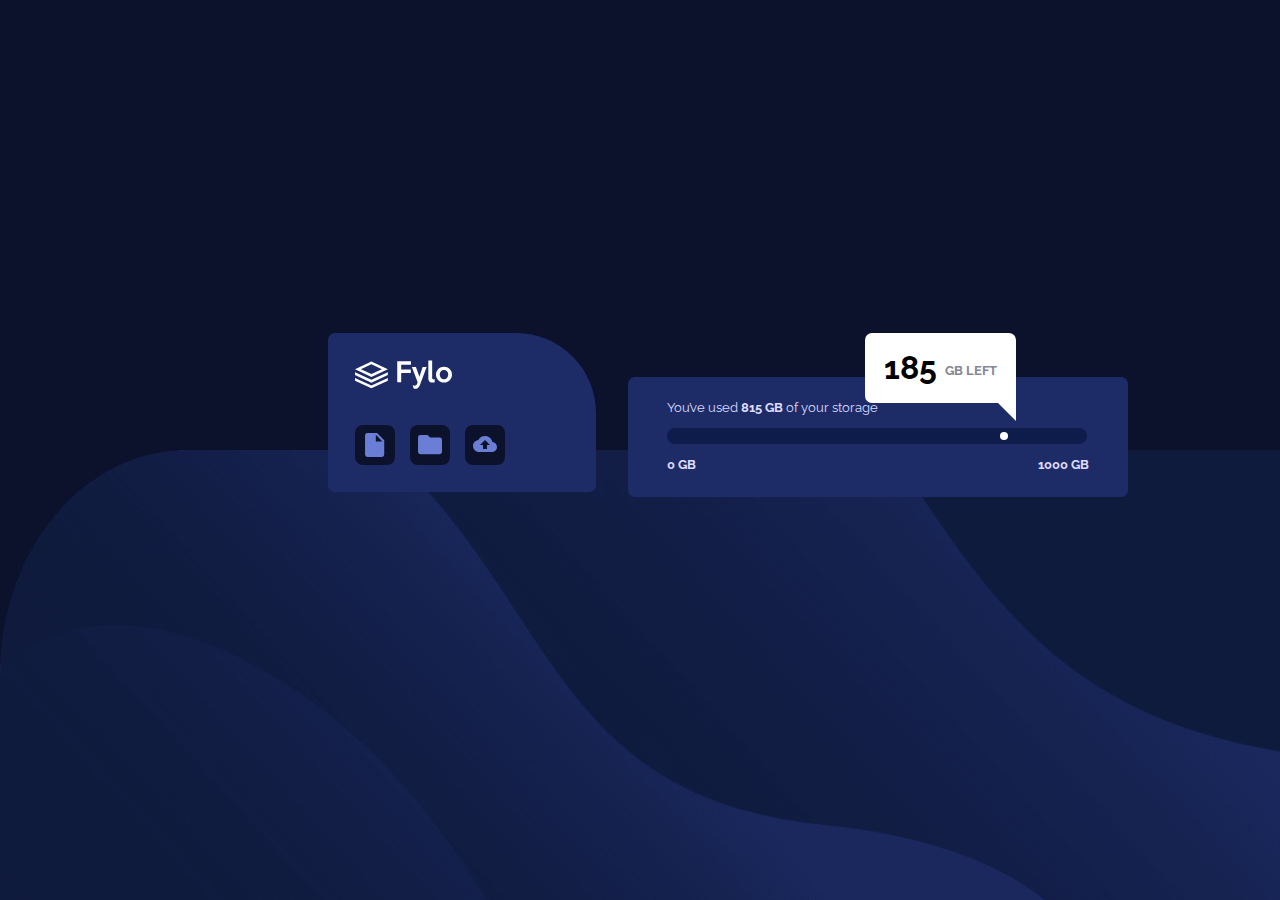
<file: fylo-data-storage-component-master/index.html>
<!DOCTYPE html>
<html lang="en">
<head>
  <meta charset="UTF-8">
  <meta name="viewport" content="width=device-width, initial-scale=1.0"> <!-- displays site properly based on user's device -->

  <link rel="icon" type="image/png" sizes="32x32" href="./images/favicon-32x32.png">
  <link rel="stylesheet" href="CSS/style.css">
  <link rel="preconnect" href="https://fonts.googleapis.com"><link rel="preconnect" href="https://fonts.gstatic.com" crossorigin><link href="https://fonts.googleapis.com/css2?family=Raleway:wght@400;700&display=swap" rel="stylesheet">

  <title>Frontend Mentor | Fylo data storage component</title>

  <!-- Feel free to remove these styles or customise in your own stylesheet 👍 -->
  <style>
    .attribution { font-size: 11px; text-align: center; }
    .attribution a { color: hsl(228, 45%, 44%); }
  </style>
</head>
<body>
  <img class="bg-image" src="images/bg-desktop.png" alt="imágen de fondo azul oscuro">
  <section class="container">
    <article class="card__one">
      <img class="image-logo" src="images/logo.svg" alt="Logo Fylo">
      <div class="icons">
        <div class="icon-one-div">
          <img class="icon-one" src="images/icon-document.svg" alt="Icono de documento">
        </div>
        <div class="icon-two-div">
          <img class="icon-two" src="images/icon-folder.svg" alt="Icono de carpeta">
        </div>
        <div class="icon-three-div">
          <img class="icon-three" src="images/icon-upload.svg" alt="Icono de subida">
        </div>
      </div>
    </article>
    <div class="cloud">
      <p class="text-cloud">185 <span class="text-light">GB Left</span></p>
    </div>
    <div class="triangulo"></div>
    <article class="card__two">
      <p class="text-card-two">
        You’ve used <strong class="text-bold">815 GB</strong> of your storage
      </p>
      <div  class="bar bar--80"></div>
      <div class="circle"></div>
      <div class="almacenamiento">
        <p class="start"><strong> 0 GB</strong></p>
        <p class="end"><strong>1000 GB</strong></p>
      </div>
    </article>
  </section>
  
  <div class="attribution">
    Challenge by <a href="https://www.frontendmentor.io?ref=challenge" target="_blank">Frontend Mentor</a>. 
    Coded by <a href="#">Your Name Here</a>.
  </div>
</body>
</html>
</file>
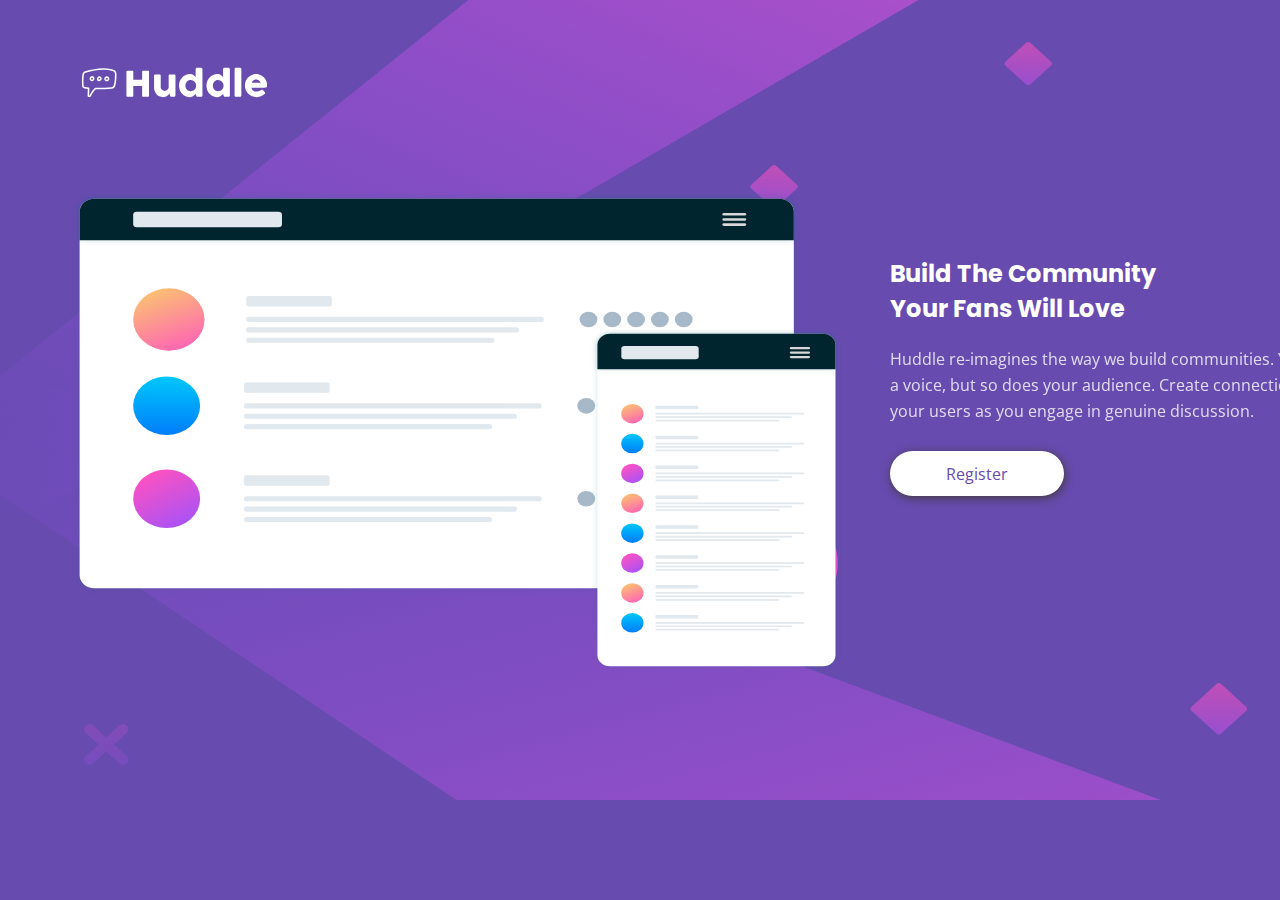
<file: huddle-landing-page-with-single-introductory-section-master/index.html>
<!DOCTYPE html>
<html lang="en">
<head>
  <meta charset="UTF-8">
  <meta name="viewport" content="width=device-width, initial-scale=1.0"> <!-- displays site properly based on user's device -->
  <link rel="preconnect" href="https://fonts.googleapis.com"><link rel="preconnect" href="https://fonts.gstatic.com" crossorigin><link href="https://fonts.googleapis.com/css2?family=Open+Sans&family=Poppins:wght@400;600&display=swap" rel="stylesheet">
  <link rel="icon" type="image/png" sizes="32x32" href="./images/favicon-32x32.png">
  
  <title>Frontend Mentor | Huddle landing page with single introductory section</title>
  <link rel="stylesheet" href="style.css">
  <!-- Feel free to remove these styles or customise in your own stylesheet 👍 -->
  <style>
    .attribution { font-size: 11px; text-align: center; }
    .attribution a { color: hsl(228, 45%, 44%); }
  </style>
</head>
<body>
  <img src="images/bg-desktop.svg" alt="imagen de fondo" class="bg-image">
  <header>
    <img src="images/logo.svg" alt="logo">
  </header>
  <article class="container">
    <div class="card__container">
      <!-- <div> -->
        <img class="card__image" src="images/illustration-mockups.svg" alt="Ilustracion de una red social">
      <!-- </div> -->
      <div class="card">
        <h2 class="card__title">Build The Community Your Fans Will Love</h2>
        <p class="card__text">  Huddle re-imagines the way we build communities. You have a voice, but so does your audience. 
          Create connections with your users as you engage in genuine discussion. 
        </p>
        <a class="button" href="#" type="button">Register</a>
      </div>
<!--       <a class="button" href="#" type="button">Register</a>
 -->    </div>
  </article>

<!--   <footer>
    <p class="attribution">
      Challenge by <a href="https://www.frontendmentor.io?ref=challenge" target="_blank">Frontend Mentor</a>. 
      Coded by <a href="#">Your Name Here</a>.
    </p>
  </footer>
 --></body>
</html>
</file>
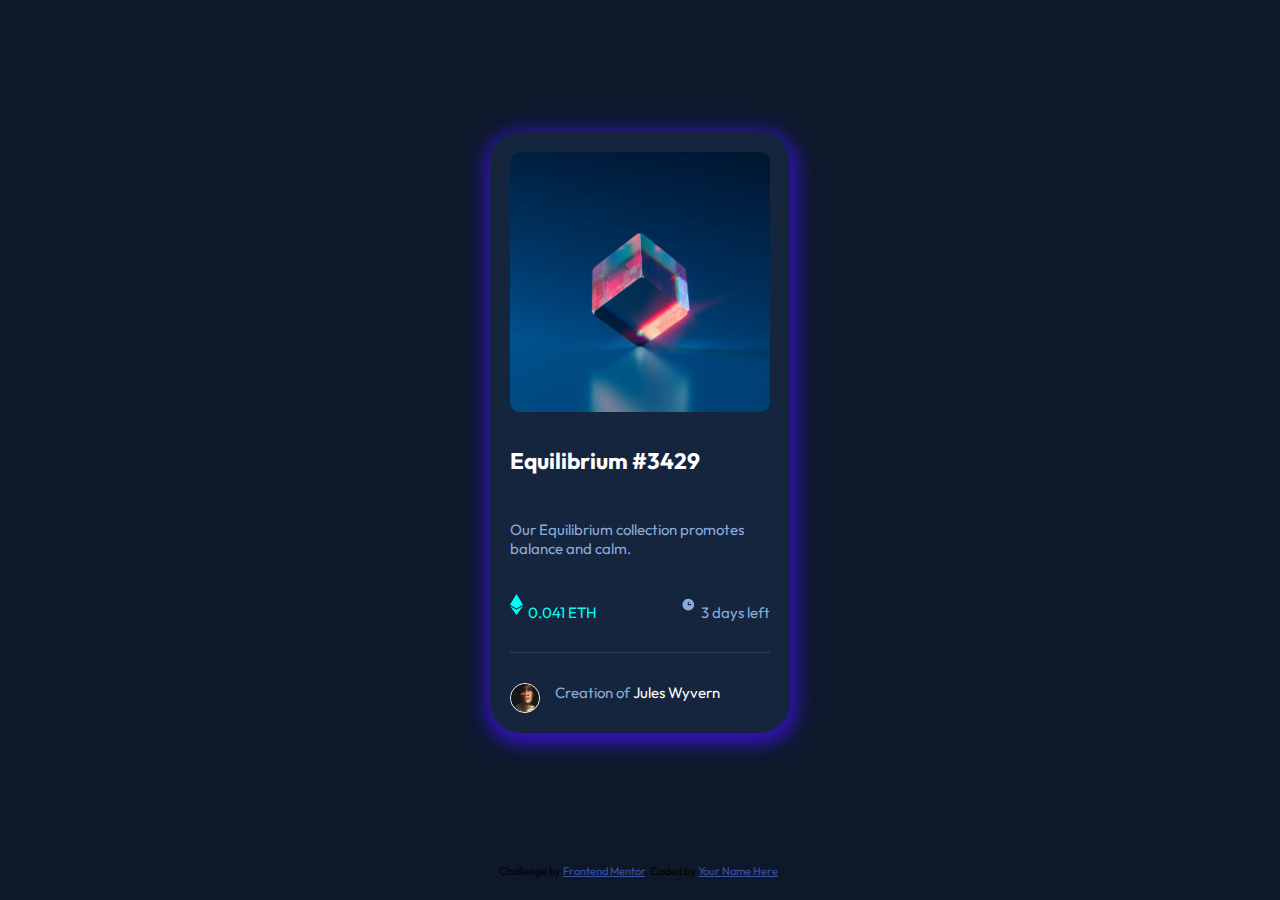
<file: nft-preview-card-component-main/index.html>
<!DOCTYPE html>
<html lang="en">
<head>
  <meta charset="UTF-8">
  <meta name="viewport" content="width=device-width, initial-scale=1.0"> <!-- displays site properly based on user's device -->

  <link rel="icon" type="image/png" sizes="32x32" href="./images/favicon-32x32.png">
  <link rel="preconnect" href="https://fonts.googleapis.com"><link rel="preconnect" href="https://fonts.gstatic.com" crossorigin><link href="https://fonts.googleapis.com/css2?family=Outfit:wght@300;400;600&display=swap" rel="stylesheet">
  <title>Frontend Mentor | NFT preview card component</title>
  <link rel="stylesheet" href="style.css">
  <!-- Feel free to remove these styles or customise in your own stylesheet 👍 -->
  <style>
    .attribution { font-size: 11px; text-align: center; }
    .attribution a { color: hsl(228, 45%, 44%); }
  </style>
</head>
<body>
  <main>
    <section class="card">
      <div class="card_image">
        <img src="images/image-equilibrium.jpg" alt="image" class="image">
      </div>
      <h2 class="title"><a href="index.html" target="_self" class="link">Equilibrium #3429</a></h2>
      <p class="text1">Our Equilibrium collection promotes balance and calm.</p>
      <div class="card__icons">
        <div class="icon1">
          <img src="images/icon-ethereum.svg" alt="">
          <p class="text2">0.041 ETH</p>
        </div>
        <div class="icon2">
          <img src="images/icon-clock.svg" alt="">
          <p class="text1">3 days left</p>
        </div>
  
      </div>
      <footer>
        <div class="card__footer">
          <img src="images/image-avatar.png" alt="avatar" class="avatar">
          <p class="text1">Creation of <a href="index.html" target="_blank" class="link">Jules Wyvern</a></p>
        </div>  
      </footer>
    </section>
  </main>
  <div class="attribution">
    Challenge by <a href="https://www.frontendmentor.io?ref=challenge" target="_blank">Frontend Mentor</a>. 
    Coded by <a href="#">Your Name Here</a>.
  </div>
</body>
</html>
</file>
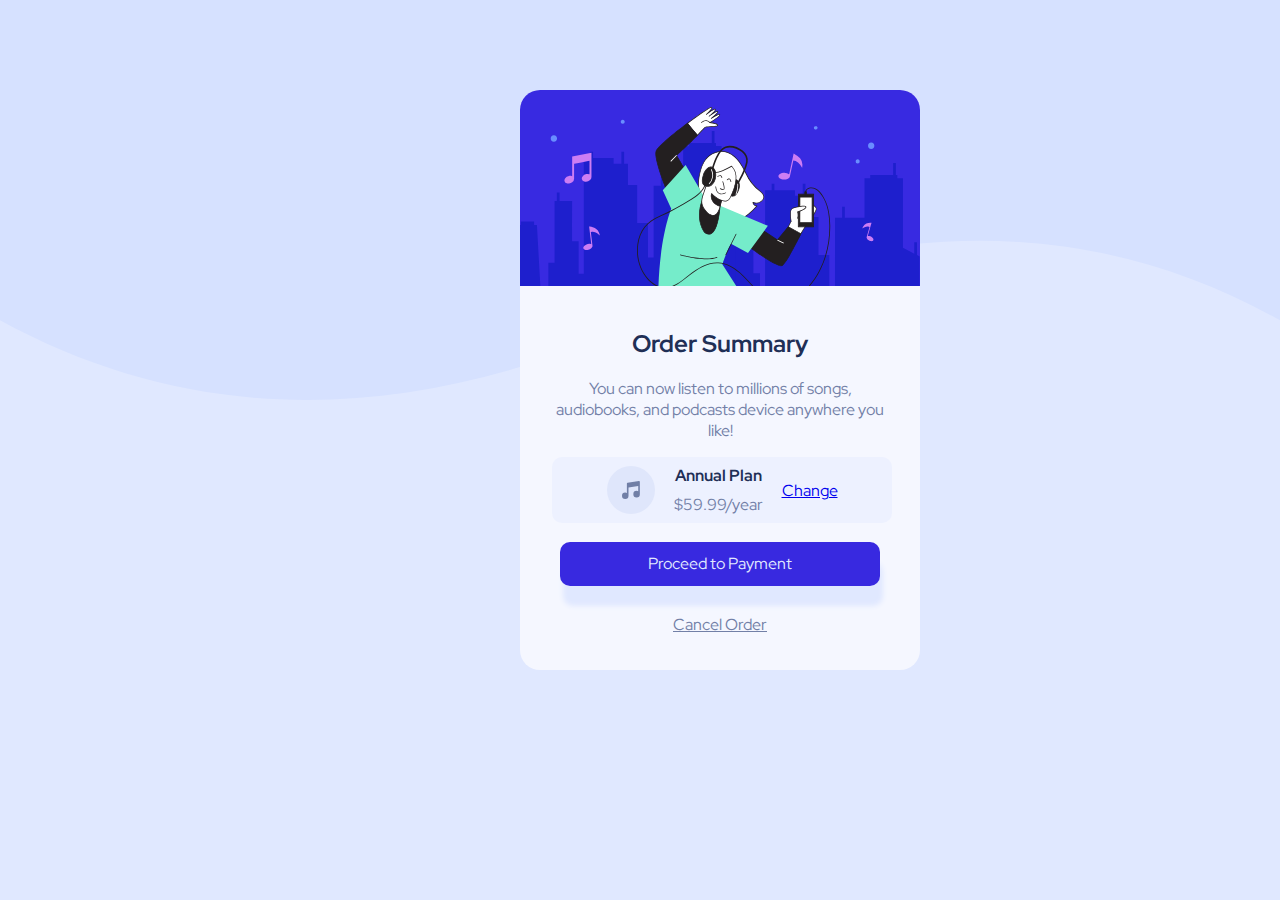
<file: order-summary-component-main/index.html>
<!DOCTYPE html>
<html lang="en">
<head>
  <meta charset="UTF-8">
  <meta name="viewport" content="width=device-width, initial-scale=1.0"> <!-- displays site properly based on user's device -->
  <link rel="preconnect" href="https://fonts.googleapis.com"><link rel="preconnect" href="https://fonts.gstatic.com" crossorigin><link href="https://fonts.googleapis.com/css2?family=Red+Hat+Display:wght@500;700;900&display=swap" rel="stylesheet">
  <link rel="icon" type="image/png" sizes="32x32" href="./images/favicon-32x32.png">
  <link rel="stylesheet" href="css/style.css">
  <title>Frontend Mentor | Order summary card</title>

  <!-- Feel free to remove these styles or customise in your own stylesheet 👍 -->
  <style>
    .attribution { font-size: 11px; text-align: center; }
    .attribution a { color: hsl(228, 45%, 44%); }
  </style>
</head>
<body>
  <article class="card__container">
    <img class="bg-image" src="images/pattern-background-desktop.svg" alt="imagen de fondo">
    <section class="card">
      <header class="card__image">
        <img class="header-image" src="images/illustration-hero.svg" alt="persona escuchando musica">
      </header>
      <div class="card__body">
        <h2 class="card__title text-blue">Order Summary</h2>
        <p class="card__text text-grey">You can now listen to millions 
          of songs, audiobooks, and podcasts
          device anywhere you like!</p>
          <div class="card__price">
            <img class="musical-note" src="images/icon-music.svg" alt="Nota musical">
            <div class="box__left">
              <h4 class="text-plan text-blue">Annual Plan</h4>
              <p class="text-grey price">$59.99/year </p>
            </div>
            <div class="box__right">
              <a class="change" href="#">Change</a>
            </div>
           </div> 
           <div>
            <div class="button-container">
              <a href="#" class="button">
              Proceed to Payment </a>
            </div>
            <a href="#" class="text-dblue cancel">Cancel Order</a>
          </div>
      </div>
    </section>
  </article>
  
  
  <div class="attribution">
    Challenge by <a href="https://www.frontendmentor.io?ref=challenge" target="_blank">Frontend Mentor</a>. 
    Coded by <a href="#">Your Name Here</a>.
  </div>
</body>
</html>
</file>
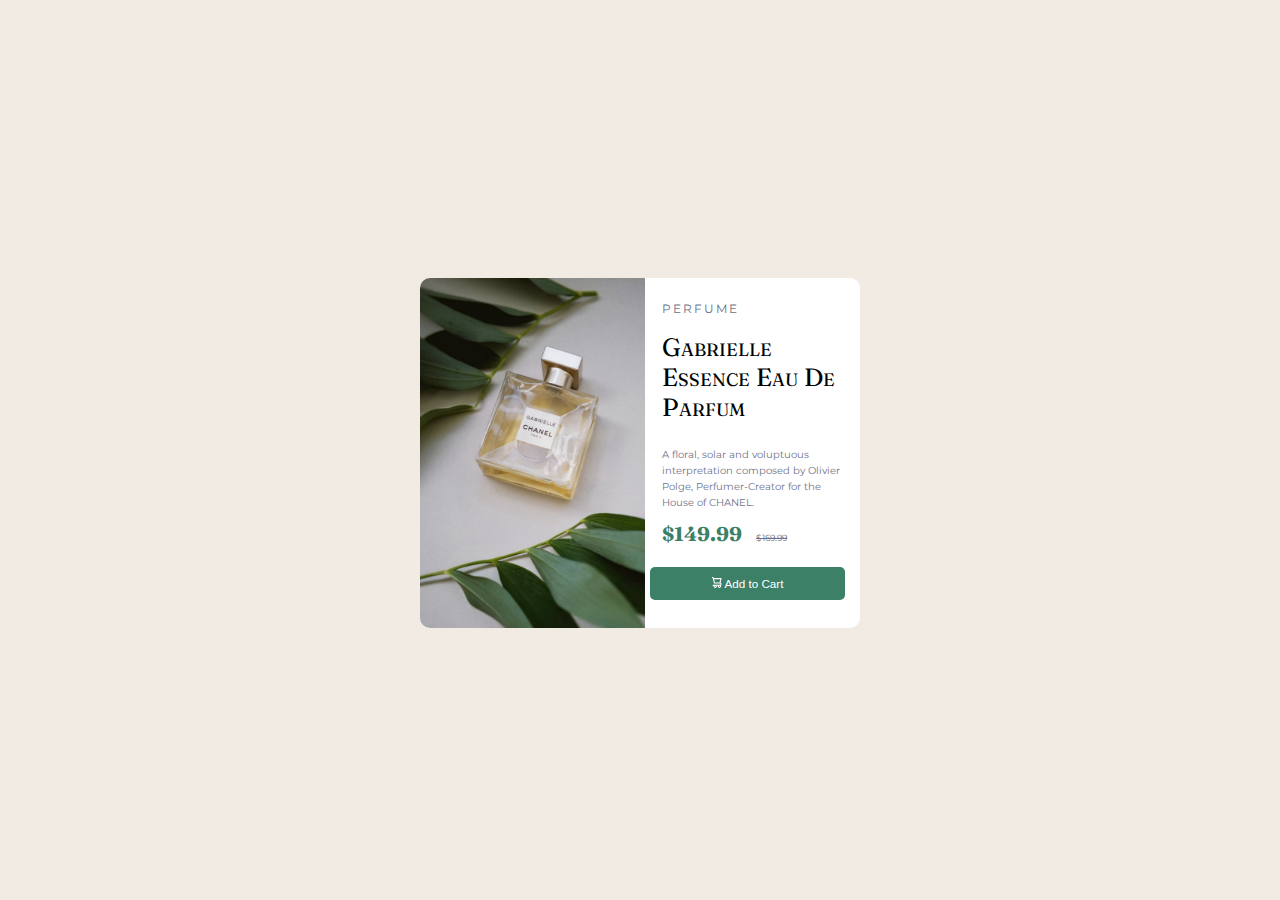
<file: product-preview-card-component-main/index.html>
<!DOCTYPE html>
<html lang="en">
<head>
  <meta charset="UTF-8">
  <meta name="viewport" content="width=device-width, initial-scale=1.0"> <!-- displays site properly based on user's device -->
  <link rel="preconnect" 
  href="https://fonts.googleapis.com">
  <link rel="preconnect" href="https://fonts.gstatic.com" 
  crossorigin><link href="https://fonts.googleapis.com/css2?family=Fraunces:opsz,wght@9..144,700&family=Montserrat:wght@500;700&display=swap" rel="stylesheet">
  <link rel="icon" type="image/png" sizes="32x32" href="./images/favicon-32x32.png">
  
  <title>Frontend Mentor | Product preview card component</title>
  <link rel="stylesheet" href="style.css">

  <!-- Feel free to remove these styles or customise in your own stylesheet 👍 -->
  <style>
    .attribution { font-size: 11px; text-align: center; }
    .attribution a { color: hsl(228, 45%, 44%); }
  </style>
</head>
<body>
  <article class="card">

    <div>

      <img src="images/image-product-desktop.jpg" 
      alt="Image__PC" class="card__image" />
    
    </div>

      <div class="Content__text">

        <p class="text card__text--light card__title">PERFUME</p>

        <p class="text card__name card__text--fraunces">Gabrielle Essence Eau De Parfum</p>
      
        <p class="text card__text--light card__parrafo">A floral, solar and voluptuous interpretation composed by Olivier Polge, 
        Perfumer-Creator for the House of CHANEL.</p>
      
        <div class="price">
          <p class="text card__text--fraunces card__darkcyan card__price">$149.99</p>
            <span class="card__price--light">$169.99</span>
        </div>
      <div class= "card__button">
        
        <button type="button"> <img src="
        images/icon-cart.svg" alt="Icon__cart" class="card__text--fraunces carrito"> 
        Add to Cart</button>
      
      </div>
    </div>
  </article>
  <div class="attribution">
    Challenge by <a href="https://www.frontendmentor.io?ref=challenge" target="_blank">Frontend Mentor</a>. 
    Coded by <a href="#">Your Name Here</a>.
  </div>
</body>
</html>
</file>
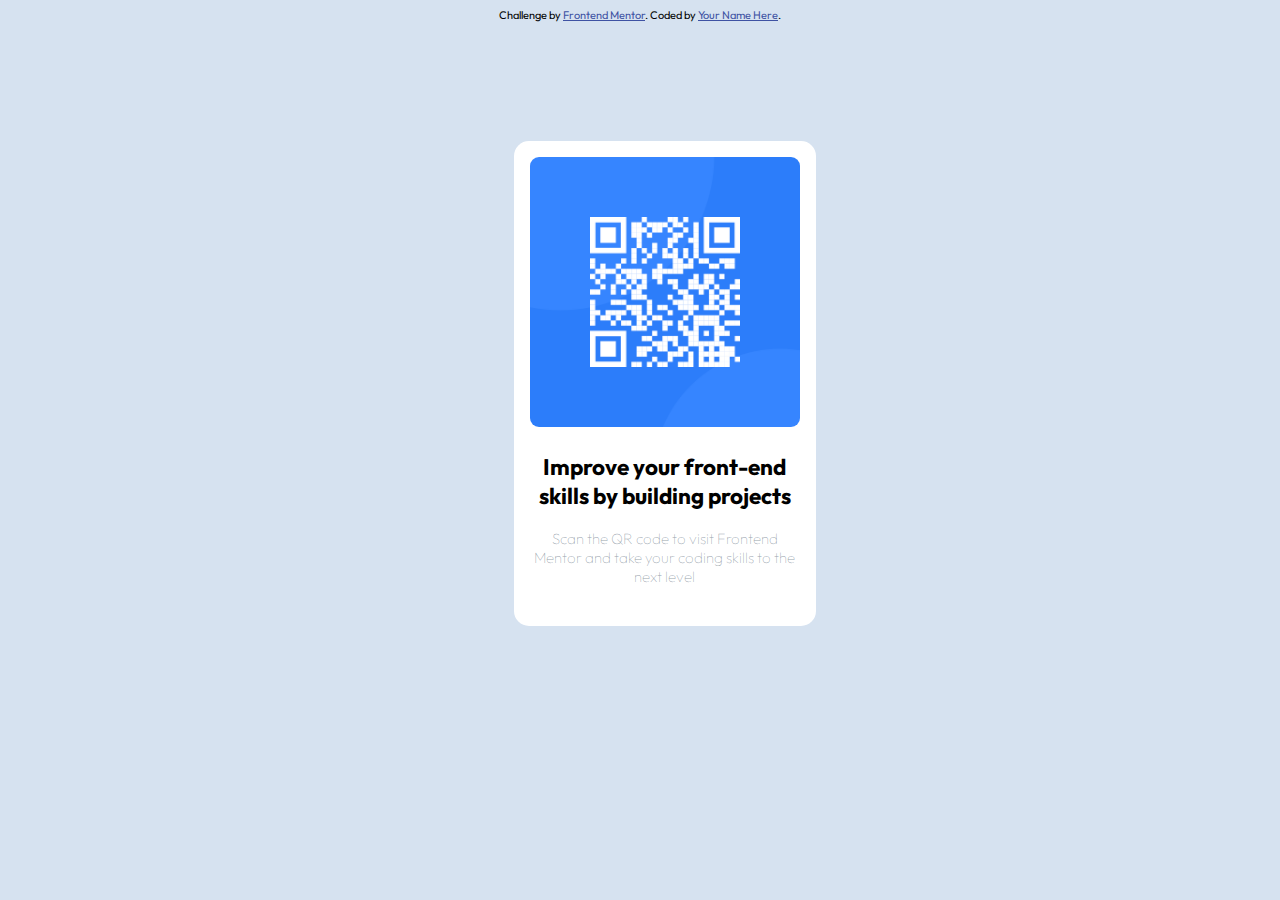
<file: qr-code-component-main/index.html>
<!DOCTYPE html>
<html lang="en">
<head>
  <meta charset="UTF-8">
  <meta name="viewport" content="width=device-width, initial-scale=1.0"> <!-- displays site properly based on user's device -->

  <link rel="icon" type="image/png" sizes="32x32" href="./images/favicon-32x32.png">
  <link rel="stylesheet" href="style.css">
  <link rel="preconnect" href="https://fonts.googleapis.com"><link rel="preconnect" href="https://fonts.gstatic.com" crossorigin><link href="https://fonts.googleapis.com/css2?family=Outfit:wght@400;700&display=swap" rel="stylesheet">
  <title>Frontend Mentor | QR code component</title>

  <!-- Feel free to remove these styles or customise in your own stylesheet 👍 -->
  <style>
    .attribution { font-size: 11px; text-align: center; }
    .attribution a { color: hsl(228, 45%, 44%); }
  </style>
</head>
<body>
  <article class="container">
    <div>
      <img src="images/image-qr-code.png" alt="QR">
    </div>
    <div>
      <h2 class="text__bold">Improve your front-end skills by building 
        projects</h2>
      <p class="text__light">Scan the QR code to visit Frontend Mentor 
        and take your coding skills to the next level</p>
    </div>
  </article>  
  <div class="attribution">
    Challenge by <a href="https://www.frontendmentor.io?ref=challenge" target="_blank">Frontend Mentor</a>. 
    Coded by <a href="#">Your Name Here</a>.
  </div>
</body>
</html>
</file>
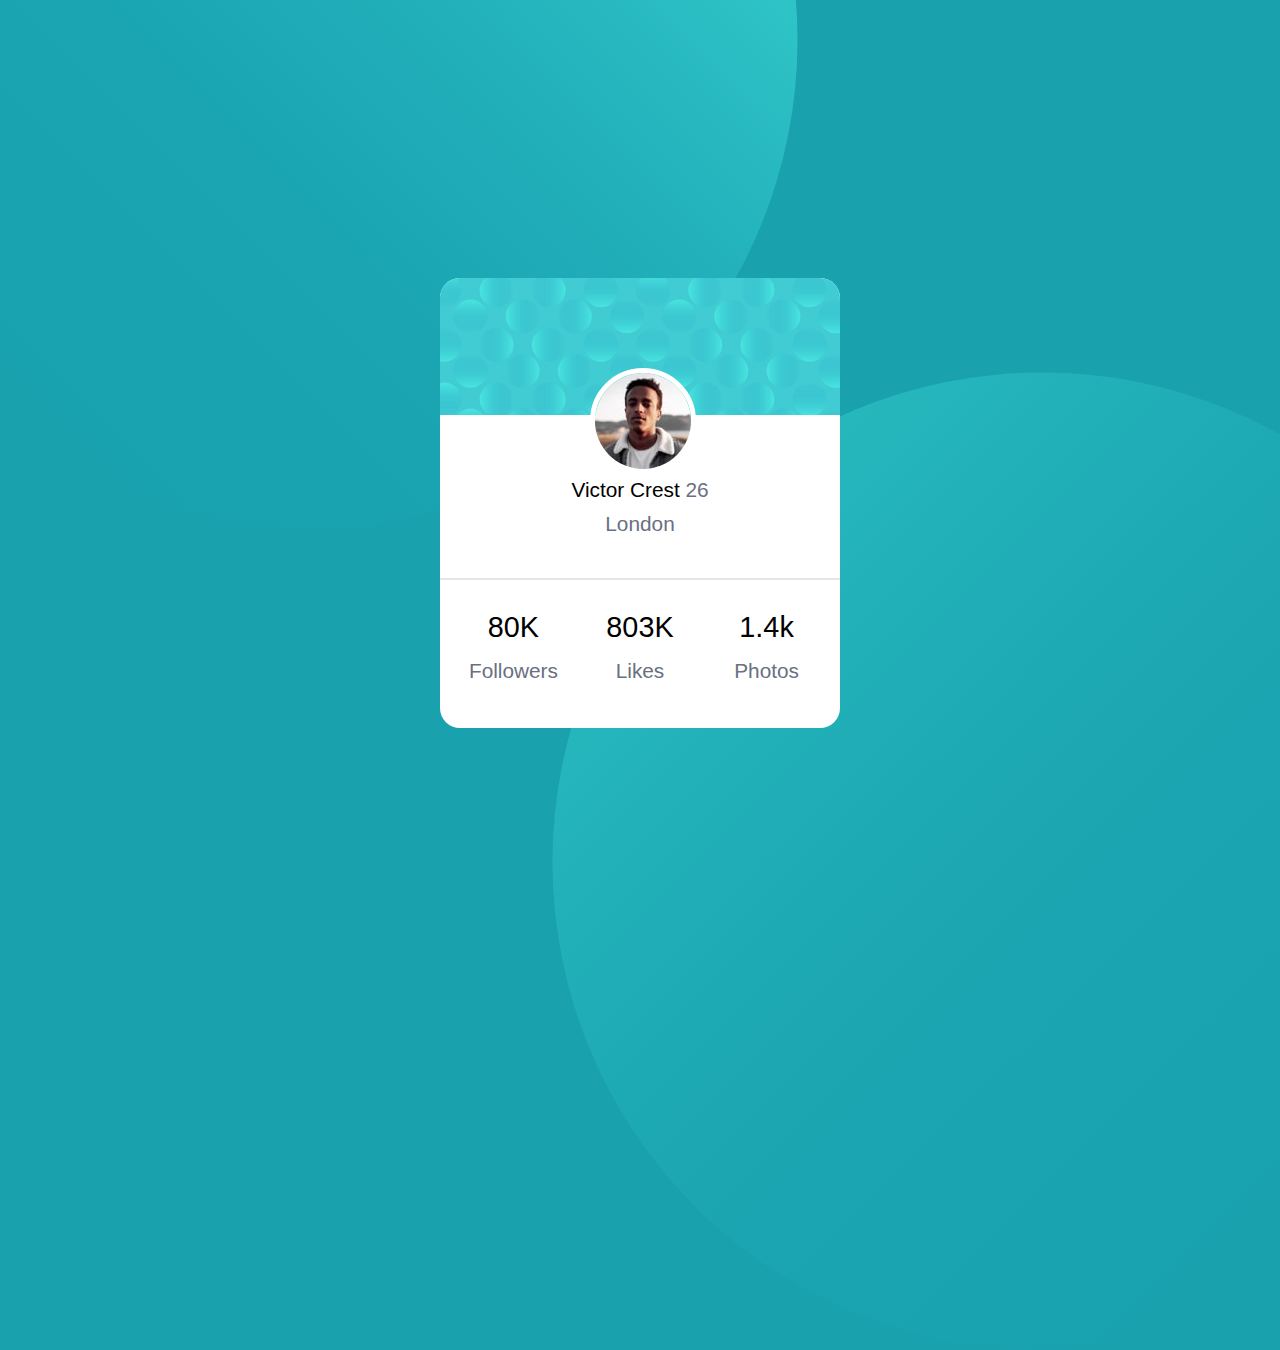
<file: Reto-1-material-inicial/index.html>
<!DOCTYPE html>
<html lang="en">
  <head>
    <meta charset="UTF-8" />
    <meta name="viewport" content="width=device-width, initial-scale=1.0" />
    <link rel="stylesheet" href="css/styles.css" />
    <title>Profile card component</title>
  </head>
  <body>
    <img src="assets/images/top-circle.svg" alt="top 
    circle" class="bg-image bg-image--top">
    <img src="assets/images/bottom-circle.svg" alt="
    bottom circle" class="bg-image bg-image--bottom">
    <article class="card">
      <header class="card__header">
        <img src="assets/images/card-pattern.svg" 
        alt="pattern card" class="card__header--image" />
        <img src="assets/images/victor.jpg" 
        alt="profile image" class="card__header--profile" />
      </header>
      <section class="card__body">
        <p class="card__text">Victor Crest
          <span class="card__text card__text--light">26</span>
        </p>
        <p class="card__text card__text--light">London</p>
      </section>
      <footer class="card__footer">
        <div class="card__stats">
          <p class="card__number">80K</p>
          <p class="card__text card__text--light">Followers</p>
        </div>
        <div class="card__stats">
          <p class="card__number">803K</p>
          <p class="card__text card__text--light">Likes</p>
        </div>
        <div class="card__stats">
          <p class="card__number">1.4k</p>
          <p class="card__text card__text--light">Photos</p>
        </div>
      </footer>
    </article>
  </body>
</html>
</file>
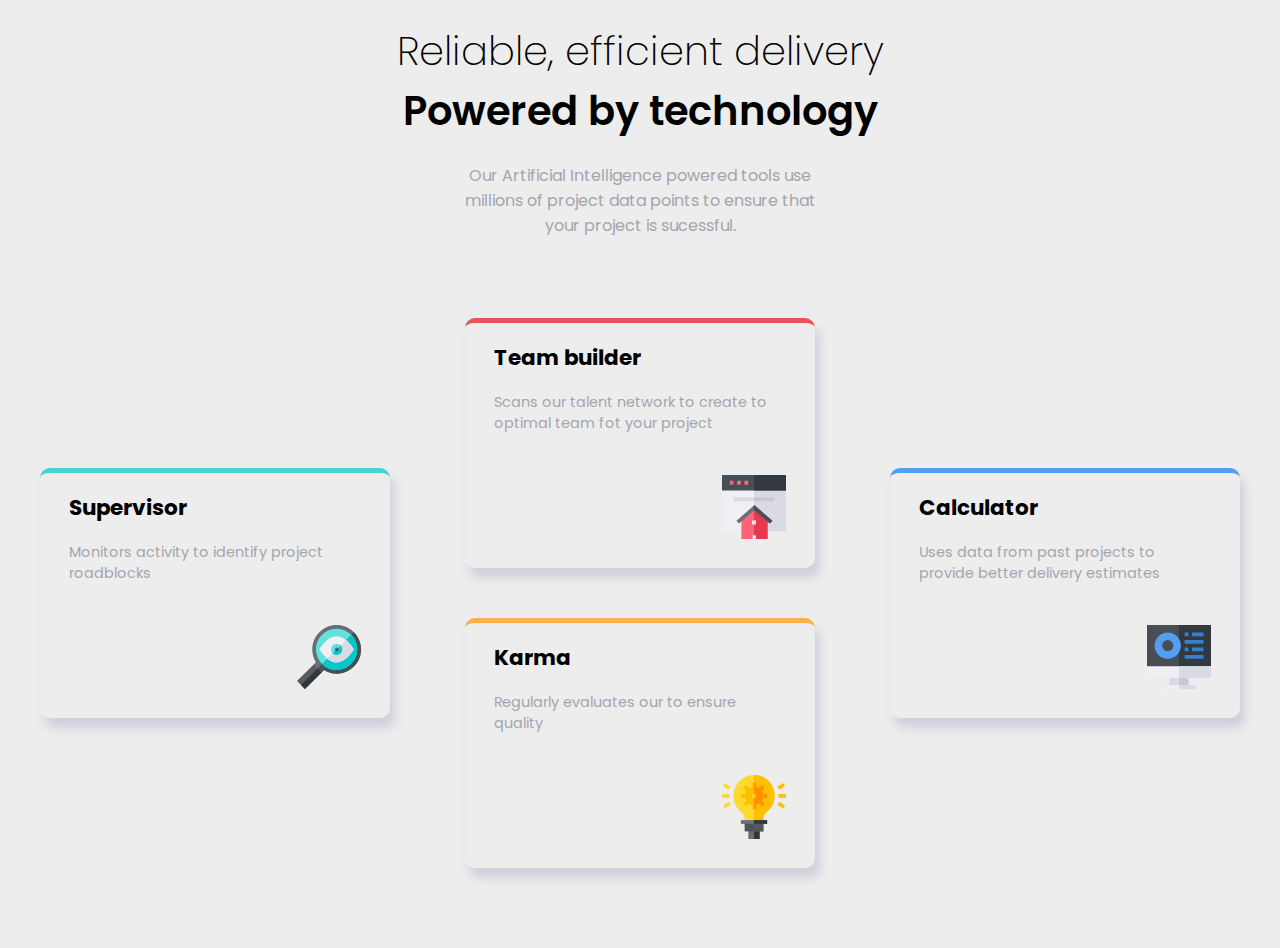
<file: Reto-2-Material-Inicial/index.html>
<!DOCTYPE html>
<html lang="en">
  <head>
    <meta charset="UTF-8" />
    <meta name="viewport" content="width=device-width, initial-scale=1.0" />
    <link rel="preconnect" href="https://fonts.googleapis.com"><link rel="preconnect" href="https://fonts.gstatic.com" crossorigin><link href="https://fonts.googleapis.com/css2?family=Poppins:wght@200;400;600&display=swap" rel="stylesheet">
    <link rel="stylesheet" href="css/styles.css" />
    <title>Four card feature section</title>
  </head>
  <body>
    <header>
      <h1>
        <span class="main-title text-thin" >Reliable, efficient delivery</span>
        <span class="main-title text-bold">Powered by technology</span>
      </h1>
        <p class="subtitle text-light">
          Our Artificial Intelligence
          powered tools use millions of project data points
          to ensure that your project is sucessful.
        </p>
    </header>
    <main>
      <div class="cards">
        <div class="card card--cyan card--left">
          <h2 class="card__title">Supervisor</h2>
          <p class="card__text text-light">Monitors activity
            to identify project roadblocks</p>
            <img src="assets/images/icon-supervisor.svg" 
            alt="Logo Supervisor" class="card__icon">
        </div>
        <div class="card card--red card--top">
          <h2 class="card__title">Team builder</h2>
          <p class="card__text text-light">Scans our talent
            network to create to optimal team
            fot your project
          </p>
            <img src="assets/images/icon-team-builder.svg" 
            alt="Logo Team Builder" class="card__icon">
        </div>
        <div class="card card--orange card--bottom">
          <h2 class="card__title">Karma</h2>
          <p class="card__text text-light">Regularly evaluates our
            to ensure quality
          </p>
            <img src="assets/images/icon-karma.svg" 
            alt="Logo Karma" class="card__icon">
        </div>
        <div class="card card--blue card--right">
          <h2 class="card__title">Calculator</h2>
          <p class="card__text text-light">Uses data from past
            projects to provide better 
            delivery estimates
          </p>
            <img src="assets/images/icon-calculator.svg" 
            alt="Logo Calculator" class="card__icon">
        </div>
      </div>
    </main>
  </body>
</html>
</file>
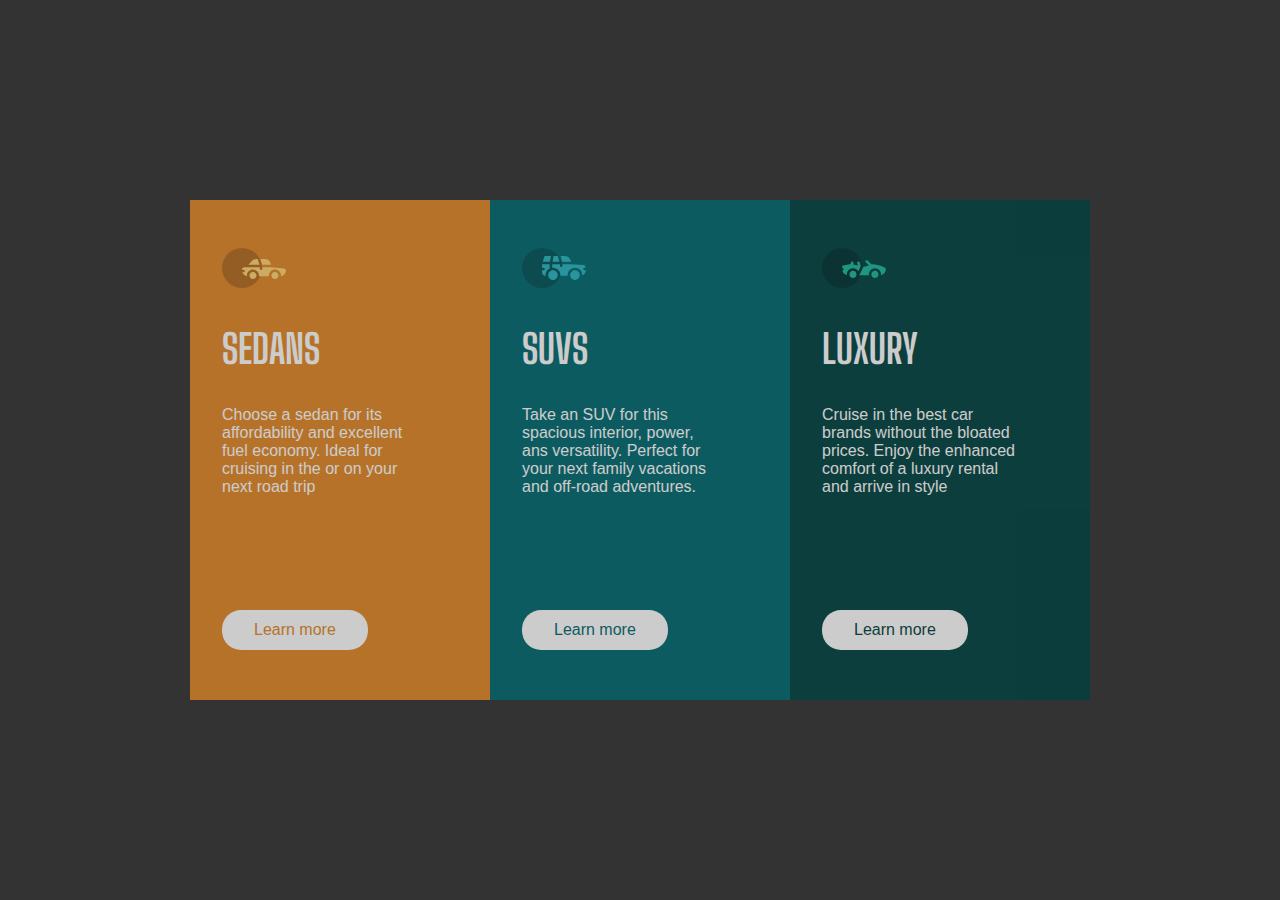
<file: Reto-3-Material-Inicial/index.html>
<!DOCTYPE html>
<html lang="en">
  <head>
    <meta charset="UTF-8" />
    <meta name="viewport" content="width=device-width, initial-scale=1.0" />
    <link rel="stylesheet" href="css/styles.css" />
    <link rel="preconnect" href="https://fonts.googleapis.com"><link rel="preconnect" href="https://fonts.gstatic.com" crossorigin><link href="https://fonts.googleapis.com/css2?family=Big+Shoulders+Display:wght@600&family=Lexend+Deca&display=swap" rel="stylesheet">
    <title>3 Column preview card component</title>
  </head>
  <body>
    <div class="cards">
      <article class="card card__orange">
        <img src="assets/images/icon-sedans.svg" 
        alt="sedans">
        <h2 class="title">Sedans</h2>
        <p class="card__description">Choose a sedan for its affordability and 
          excellent fuel economy. Ideal for cruising in the 
          or on your next road trip</p>
          <a href="#" class="card__cta card__cta--orange">Learn more</a>
      </article>
      <article class="card card__cyan">
        <img src="assets/images/icon-suvs.svg" 
        alt="Suvs">
        <h2 class="title">Suvs</h2>
        <p class="card__description">Take an SUV for this spacious interior,
          power, ans versatility. Perfect for your
          next family vacations and off-road adventures.
        </p>
        <a href="#" class="card__cta card__cta--cyan">Learn more</a>
      </article>
      <article class="card card__darkcyan">
        <img src="assets/images/icon-luxury.svg" 
        alt="Luxury">
        <h2 class="title">Luxury</h2>
        <p class="card__description">Cruise in the best car brands without
          the bloated prices. Enjoy the enhanced 
          comfort of a luxury rental and arrive in style
        </p>
        <a href="#" class="card__cta card__cta--darkcyan">Learn more</a>
      </article>
    </div>
  </body>
</html>
</file>
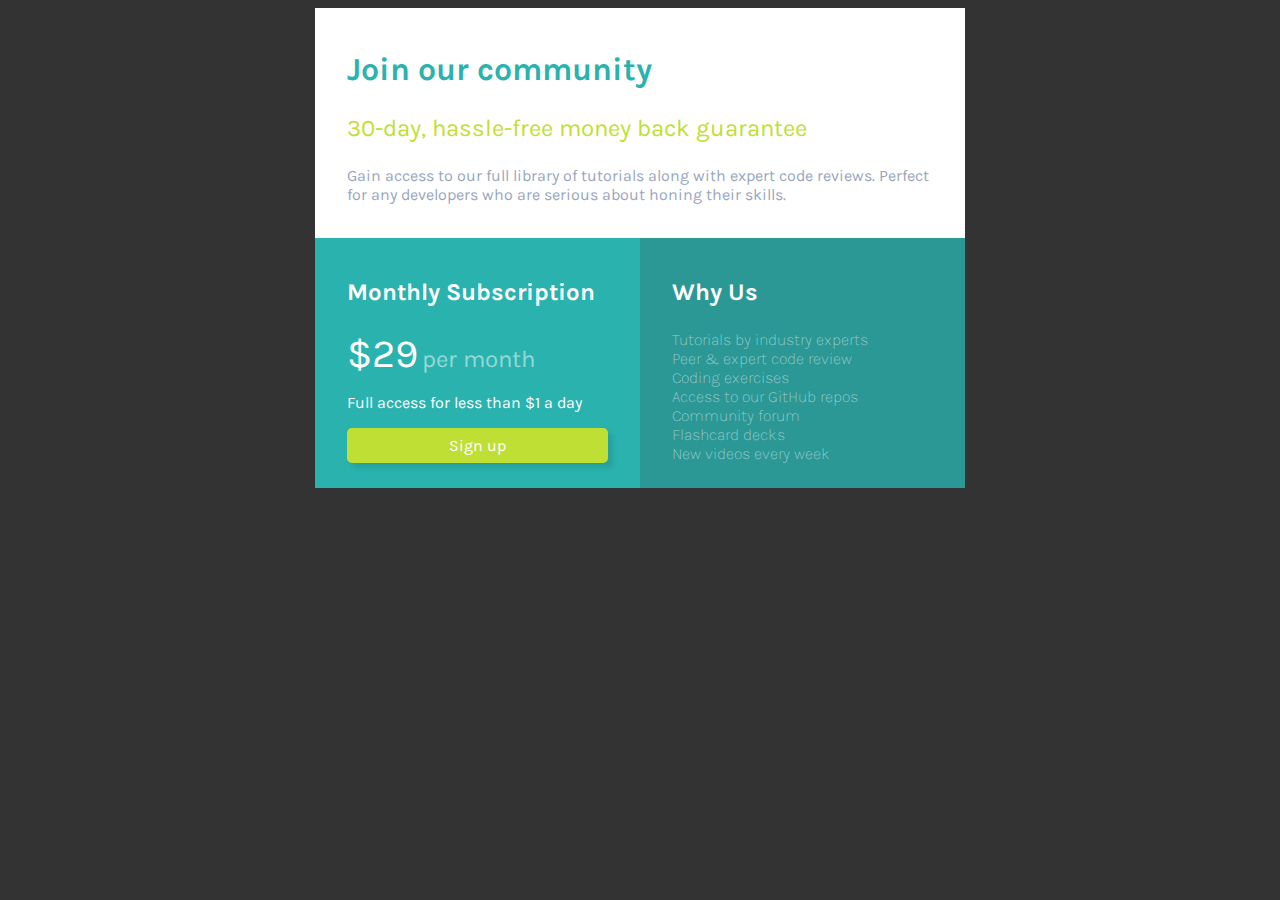
<file: Reto-4-material-inicial/index.html>
<!DOCTYPE html>
<html lang="en">
  <head>
    <meta charset="UTF-8" />
    <meta name="viewport" content="width=device-width, initial-scale=1.0" />
    <title>Single Price Component</title>
    <link rel="stylesheet" href="css/styles.css">
    <link rel="preconnect" href="https://fonts.googleapis.com"><link rel="preconnect" href="https://fonts.gstatic.com" crossorigin><link href="https://fonts.googleapis.com/css2?family=Karla:ital,wght@0,400;1,200&display=swap" rel="stylesheet">
  </head>
  <body>
    <article class="container">
      <section class="container__top">
        <header>
          <h2 class="text-big text-cyan">Join our community</h2>
          <p class="text-medium text-lime">30-day, hassle-free money back guarantee</p>
        </header>
        <p class="text-normal text-light-blue">
          Gain access to our full library of tutorials along with expert code reviews. Perfect for
          any developers who are serious about honing their skills.
        </p>
      </section>
      <section class="container__left text-white">
        <header>
          <h3 class="text-medium">Monthly Subscription</h3>
        </header>
        <p>
          <span class="text-extra-big">$29</span>
          <span class="text-medium text-transparent">per month</span>
        </p>
        <p >Full access for less than $1 a day</p>
        <a href="#" class="button">Sign up</a>
      </section>
      <section class="container__right text-white">
        <header>
          <h3 class="text-medium">Why Us</h3>
        </header>
        <ul class="list">
          <li>Tutorials by industry experts</li>
          <li>Peer & expert code review</li>
          <li>Coding exercises</li>
          <li>Access to our GitHub repos</li>
          <li>Community forum</li>
          <li>Flashcard decks</li>
          <li>New videos every week</li>
        </ul>
      </section>
    </article>
  </body>
</html>
</file>
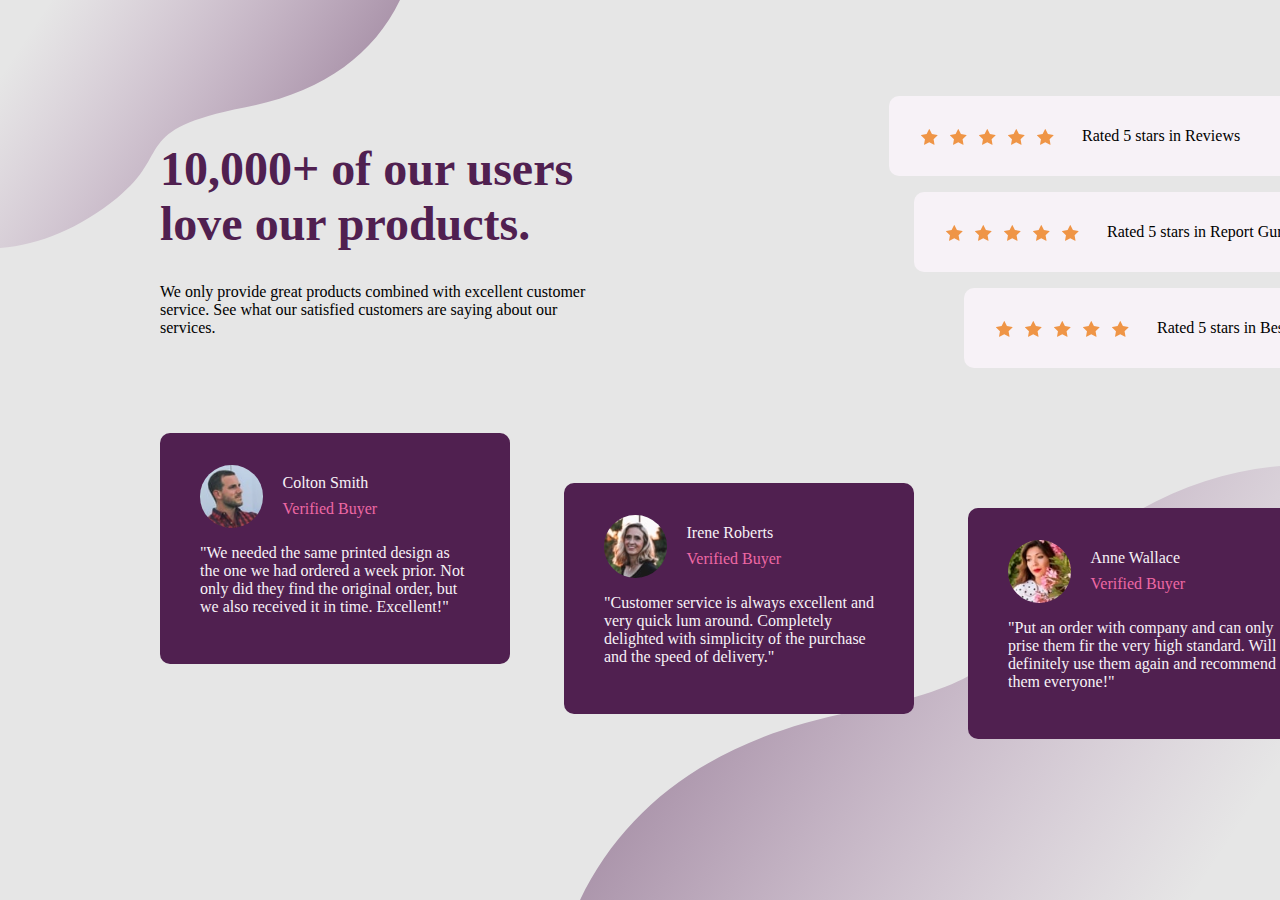
<file: Reto-5-material-inicial/index.html>
<!DOCTYPE html>
<html lang="en">
  <head>
    <meta charset="UTF-8">
    <meta name="viewport" content="width=device-width, initial-scale=1.0" >
    <title>Social proof section</title>
    <link rel="stylesheet" href="css/styles.css">
    <link rel="preconnect" href="https://fonts.googleapis.com"><link rel="preconnect" href="https://fonts.gstatic.com" crossorigin><link href="https://fonts.googleapis.com/css2?family=Karla:ital,wght@0,400;1,200&display=swap" rel="stylesheet">
  </head>
  <body>
    <img class="bg-image bg-image--top" src="assets/images/bg-pattern-top.svg" alt="Image top">
    <img class="bg-image bg-image--bottom" src="assets/images/bg-pattern-bottom.svg" alt="Image bottom">
    <article class="container">
      <header class="header">
        <h1 class="main__title">10,000+ of our users love our products.</h1>
        <p class="main__subtitle">We only provide great
          products combined with excellent customer service.
          See what our satisfied customers are saying 
          about our services.
        </p>
      </header>
      <aside class="aside"><!-- aside por que es contenido relacionado pero no directamente relacionado si no estuviera seguiría teniendo sentido -->
        <div class="rate rate--first">
          <img class="rate__star" src="assets/images/icon-star.svg" alt="imagen de una estrella">
          <img class="rate__star" src="assets/images/icon-star.svg" alt="imagen de una estrella">
          <img class="rate__star" src="assets/images/icon-star.svg" alt="imagen de una estrella">
          <img class="rate__star" src="assets/images/icon-star.svg" alt="imagen de una estrella">
          <img class="rate__star" src="assets/images/icon-star.svg" alt="imagen de una estrella">
          <span class="rate__text">Rated 5 stars in Reviews</span>
        </div>
        <div class="rate rate--second">
          <img class="rate__star" src="assets/images/icon-star.svg" alt="imagen de una estrella">
          <img class="rate__star" src="assets/images/icon-star.svg" alt="imagen de una estrella">
          <img class="rate__star" src="assets/images/icon-star.svg" alt="imagen de una estrella">
          <img class="rate__star" src="assets/images/icon-star.svg" alt="imagen de una estrella">
          <img class="rate__star" src="assets/images/icon-star.svg" alt="imagen de una estrella">
          <span class="rate__text">Rated 5 stars in Report Guru</span>
        </div>
        <div class="rate">
          <img class="rate__star" src="assets/images/icon-star.svg" alt="imagen de una estrella">
          <img class="rate__star" src="assets/images/icon-star.svg" alt="imagen de una estrella">
          <img class="rate__star" src="assets/images/icon-star.svg" alt="imagen de una estrella">
          <img class="rate__star" src="assets/images/icon-star.svg" alt="imagen de una estrella">
          <img class="rate__star" src="assets/images/icon-star.svg" alt="imagen de una estrella">
          <span class="rate__text">Rated 5 stars in BestTech</span>
        </div>
      </aside>
      <main>
        <article class="testimonial">
          <div class="user">
            <img src="assets/images/image-colton.jpg" alt="profile image" class="user__image">
            <div class="user__info">
              <p class="user__name">Colton Smith</p>
              <p class="user__category">Verified Buyer</p>
            </div>
          </div>
          <p class="testimonial__text">"We needed the same printed
            design as the one we had ordered a week prior. Not only
            did they find the original order, but we also received
            it in time. Excellent!"
          </p>
        </article>
        <article class="testimonial testimonial--second">
          <div class="user">
            <img class="user__image" src="assets/images/image-irene.jpg" alt="profile image">
            <div class="user__info">
              <p class="user__name">Irene Roberts</p>
              <p class="user__category">Verified Buyer</p>
            </div>
          </div>
          <p class="testimonial__text">"Customer service is always
            excellent and very quick lum around. Completely 
            delighted with simplicity of the purchase and the
            speed of delivery."
          </p>
        </article>
        <article class="testimonial testimonial--third">
          <div class="user">
            <img class="user__image" src="assets/images/image-anne.jpg" alt="profile image">
            <div class="user__info">
              <p class="user__name">Anne Wallace</p>
              <p class="user__category">Verified Buyer</p>
            </div>
          </div>
          <p class="testimonial__text">"Put an order with company and
            can only prise them fir the very high standard. Will
            definitely use them again and recommend them everyone!"
          </p>
        </article>
      </main>
    </article>
  </body>
</html>
</file>
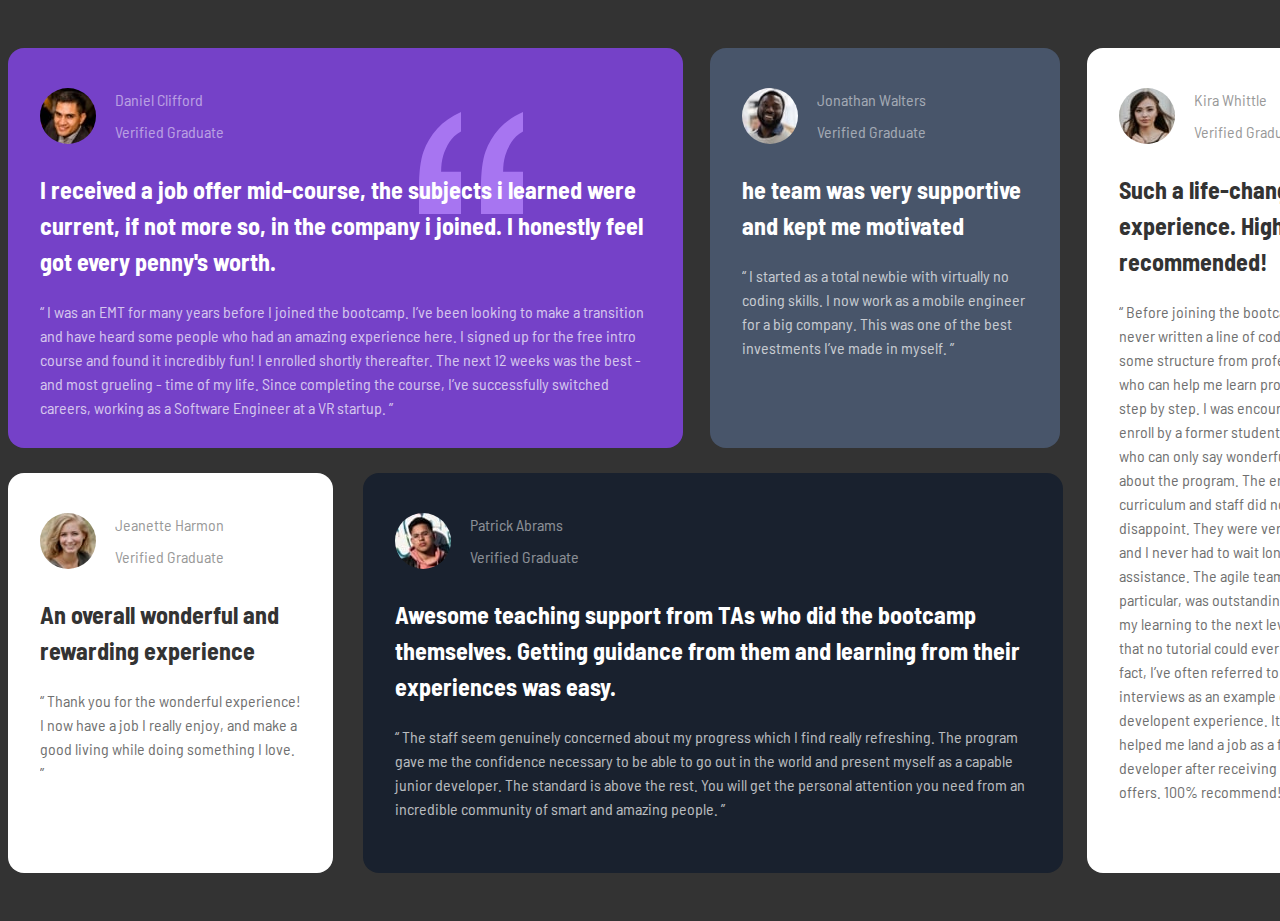
<file: Reto-6-Material-Inicial/index.html>
<!DOCTYPE html>
<html lang="en">
  <head>
    <meta charset="UTF-8" />
    <meta name="viewport" content="width=device-width, initial-scale=1.0" />
    <link rel="preconnect" href="https://fonts.googleapis.com" />
    <link rel="preconnect" href="https://fonts.gstatic.com" crossorigin />
    <link
      href="https://fonts.googleapis.com/css2?family=Barlow+Semi+Condensed:wght@500;600&display=swap"
      rel="stylesheet"
    />
    <link rel="stylesheet" href="css/styles.css" />
    <title>Testimonial Grid Section</title>
  </head>
  <body>
    <section class="grid-container">
      <article class="card card--first card--purple">
        <img class="card__quotes" src="assets/images/bg-pattern-quotation.svg" alt="quotes of card"/>
        <div class="user">
          <img src="assets/images/image-daniel.jpg" alt="user image profile daniel"
          class="user__image">
          <div class="user__info">
            <p class="user__name">Daniel Clifford</p>
            <p class="user__category">Verified Graduate</p>
          </div>
        </div>  
        <h2 class="card__title">I received a job offer mid-course,
          the subjects i learned were current, if not more so, in 
          the company i joined. I honestly feel got every 
          penny's worth.
        </h2>
        <p class="card__text">
          “ I was an EMT for many years before I joined the bootcamp. I’ve been looking to make a 
          transition and have heard some people who had an amazing experience here. I signed up 
          for the free intro course and found it incredibly fun! I enrolled shortly thereafter. 
          The next 12 weeks was the best - and most grueling - time of my life. Since completing 
          the course, I’ve successfully switched careers, working as a Software Engineer at a VR startup. ”
        </p>
      </article>
      <article class="card card--second card--grey">
        <div class="user">
          <img src="assets/images/image-jonathan.jpg" alt="user image profile daniel"
          class="user__image">
          <div class="user__info">
            <p class="user__name">Jonathan Walters</p>
            <p class="user__category">Verified Graduate</p>
          </div>
        </div>  
        <h2 class="card__title">he team was very supportive
          and kept me motivated</h2>
        <p class="card__text">
          “ I started as a total newbie with virtually no coding skills. I now work as a mobile engineer 
          for a big company. This was one of the best investments I’ve made in myself. ”
        </p>
      </article>
      <article class="card card--third card--white">
        <div class="user">
          <img src="assets/images/image-kira.jpg" alt="user image profile daniel"
          class="user__image">
          <div class="user__info">
            <p class="user__name">Kira Whittle</p>
            <p class="user__category">Verified Graduate</p>
          </div>
        </div>
          <h2 class="card__title">
            Such a life-changing experience. Highly recommended!
          </h2>
          <p class="card__text">
            “ Before joining the bootcamp, I’ve never written a line of code. I needed some structure from 
            professionals who can help me learn programming step by step. I was encouraged to enroll by a former 
            student of theirs who can only say wonderful things about the program. The entire curriculum and staff 
            did not disappoint. They were very hands-on and I never had to wait long for assistance. The agile team 
            project, in particular, was outstanding. It took my learning to the next level in a way that no tutorial 
            could ever have. In fact, I’ve often referred to it during interviews as an example of my developent 
            experience. It certainly helped me land a job as a full-stack developer after receiving multiple offers. 
            100% recommend! ”
          </p>
      </article>
      <article class="card card--fourth card--white">
        <div class="user">
          <img src="assets/images/image-jeanette.jpg" alt="user image profile daniel"
          class="user__image">
          <div class="user__info">
            <p class="user__name">Jeanette Harmon</p>
            <p class="user__category">Verified Graduate</p>
          </div>
        </div>
          <h2 class="card__title">
            An overall wonderful and rewarding experience        </h2>
          <p class="card__text">
            “ Thank you for the wonderful experience! I now have a job I really enjoy, and make a good living 
            while doing something I love. ”
          </p>
      </article>
      <article class="card card--fifth card--black">
        <div class="user">
          <img src="assets/images/image-patrick.jpg" alt="user image profile daniel"
          class="user__image">
          <div class="user__info">
            <p class="user__name">Patrick Abrams</p>
            <p class="user__category">Verified Graduate</p>
          </div>
        </div>
          <h2 class="card__title">
            Awesome teaching support from TAs who did the bootcamp themselves. Getting guidance from them and 
            learning from their experiences was easy.
          </h2>
          <p class="card__text">
            “ The staff seem genuinely concerned about my progress which I find really refreshing. The program 
            gave me the confidence necessary to be able to go out in the world and present myself as a capable 
            junior developer. The standard is above the rest. You will get the personal attention you need from 
            an incredible community of smart and amazing people. ”
          </p>
        </article>
    </section>
  </body>
</html>
</file>
<file: fylo-data-storage-component-master/CSS/style.css>
:root{
    --transition: transition: color 0.1s, background-color 0.2s ease-in-out;
    --skills-bar-length: 0%;
}

*{
    box-sizing: border-box;
}

body{
    font-family: 'Raleway', sans-serif;
    width: 1440px;
    background-color: hsl(229, 57%, 11%);
    color: hsl(243, 100%, 93%);
}

.bg-image{
    position: absolute;
    bottom: 0;
    left: 0;
    width: 100%;
    height: 50%;
}

.container{
    position: relative;
    display: flex;
    justify-content: center;
    align-items: center;
    margin-top: 37vh;
}


.card__one{
    background-color: hsl(228, 56%, 26%);
    padding: 1.7em;
    padding-right: 5em;
    margin-right: 2rem;
    border-radius: 7px 80px 7px 7px
}

.image-logo{
    width: 60%;
}

.icon-one-div,
.icon-two-div,
.icon-three-div{
    display: inline-block;
}

.icon-one-div,
.icon-two-div,
.icon-three-div{
    background-color: hsl(229, 57%, 11%);
    width: 40px;
    height: 40px;
    text-align: center;
    margin-top: 2rem;
    margin-right: .7rem;
    padding: .5em;
    border-radius: 8px;
    vertical-align: middle;
}

.icon-two{
    padding-top: .1em;
}

.icon-three{
    padding-top: .2em;
}

.card__two{
    position: relative;
    background-color: hsl(228, 56%, 26%);
    font-size: small;
    top: 2.7vh;
    width: 500px;
    height: 120px;
    padding: 3em;
    border-radius: 7px;
}

.text-card-two{
    margin-top: -1rem;
}

.cloud{
    position: absolute;
    z-index: 2;
    width: auto;
    height: 70px;
    top: 0vh;
    right: 48vh;
    background-color: #fff;
    color: black;
    border-radius: 7px;   
}

.text-cloud{
    font-weight: bolder;
    font-size: xx-large;
    padding: .2em .6em;
    margin-top: .3em;
}

.text-light{
    color: hsl(229, 7%, 55%);
    font-size: small;
    vertical-align: middle;
    text-transform: uppercase;
}

.triangulo{
    position: absolute;
    z-index: 1;
    width: 50px;
    height: 50px;
    top: 2.4rem;
    right: 48vh;
    border: 25px solid #fff;
    border-left-color: transparent;
    border-top-color: transparent;
    border-bottom-color: transparent;
}

.circle{
    position: absolute;
    top: 3.43rem;
    right: 7.51rem;
    width: 8px;
    height: 8px;
    border-radius: 50%;
    background-color: #fff;
    
}

.bar,
.bar::after{
    position: relative;
    width: 420px;
    height: 16px;
    border-radius: 10px;
    background-color: hsla(227, 70%, 17%, 0.911);
    overflow: hidden;
}

.bar::after{
    content: '';
    position: absolute;
    width: 420px;
    left: -420px;
    height: 10px;
    top: 2.5px;
    background: linear-gradient(to right, hsl(6, 100%, 80%), hsl(335, 100%, 65%));
    transition: var(--transition);
    animation: autofill-bar 2s ease-in-out forwards;
}

@keyframes autofill-bar {
    to {
    transform: translateX(var(--skill-bar-length));
    }   
}

.bar--80::after{
    --skill-bar-length: 81.5%
}
.bar--70::after{
    --skill-bar-length: 70%
}
.bar--60::after{
    --skill-bar-length: 60%
}
.bar--50::after{
    --skill-bar-length: 50%
}
.bar--40::after{
    --skill-bar-length: 40%
}
.bar--30::after{
    --skill-bar-length: 30%
}
.bar--20::after{
    --skill-bar-length: 20%
}
.bar--10::after{
    --skill-bar-length: 10%
}

.almacenamiento{
    display: flex;
    justify-content: space-between;
}
</file>
<file: huddle-landing-page-with-single-introductory-section-master/style.css>
*{
    box-sizing: border-box;
}

body{
    background-color: hsl(257, 40%, 49%);
    width: 1440px;
    font-family: 'Open Sans', sans-serif;
}

.bg-image {
    position: absolute;
    top: 0;
    left: 0;
    bottom: 0;
    right: 0;
    width: 1450px;
    height: 800px;
}

header img{
    margin-top: 50px;
    margin-left: 4rem ;
    width: 200px;
}

.container{
    margin-top: 100px;
    margin-left: 4rem;
    color: #fff;
    width: 1440px;
}

.card__container {
    position: relative;
    /* display: inline-block; */
    width: 1400px;
}

.card__image,
.card{
    display: inline-block;
}

.card__image {
    width: 770px;
    height: 480px;
    margin-top: -20px;
}

.card {
    position: absolute;
    width: 460px;
    margin-left: 3em;
    margin-top: 1.5em;
}

.card__title{
    font-weight: bolder;
    font-family: 'Poppins', sans-serif;
    font-size: 600;
    width: 300px;
}

.card__text{
    opacity: 0.8;
    line-height: 26px;
}

.button {
    position: absolute;
    text-decoration: none;
    color: hsl(257, 40%, 49%);
    padding: 0.7em 3.5em;
    margin-top: 0.7em;
    background-color: #fff;
    border-radius: 2rem;
    box-shadow: 1px 2px 10px rgb(66, 58, 58);
}

.button:hover {
    background-color: hsl(300, 69%, 71%);
    color: #fff;
}
</file>
<file: nft-preview-card-component-main/style.css>
/* - Soft blue: hsl(215, 51%, 70%)
- Cyan: hsl(178, 100%, 50%)

- Very dark blue (main BG): hsl(217, 54%, 11%)
- Very dark blue (card BG): hsl(216, 50%, 16%)
- Very dark blue (line): hsl(215, 32%, 27%)
- White: hsl(0, 0%, 100%) */
*{
    margin: 0;
    padding: 0;
    box-sizing: border-box;
}

body {
    background-color: hsl(217, 54%, 11%);
    font-size: 15px;
    font-family: 'outfit', sans-serif;
/*     color: hsl(215, 51%, 70%);
 */    width: 100%;
    height: 100%;
}

main {
    display: flex;
    align-items: center;
    justify-content: center;
    height: 96vh;
}

.card {
    display: flex;
    flex-direction: column;
    align-items: center;
    height: auto;
    background-color: hsl(216, 50%, 16%);
    padding: 20px;
    gap: 30px;
    border-radius: 30px;
    width: 300px;
    box-shadow: 1px 5px 20px 5px hsl(252, 83%, 43%);
}

.card__image {
    background-color: hsl(178, 100%, 50%);
    border-radius: 12px;
    width: 100%;
    height: 310px;
    background-image: url(images/icon-view.svg);
    background-repeat: no-repeat;
    background-position: center;
    background-size: 100px;
}

.image {
    width: 100%;
    border-radius: 10px;
    cursor: pointer;
    transition: all 1s ease-out;
}

.card__image, .image:hover {
    opacity: 0.3;
}

.link {
    text-decoration: none;
    color: hsl(0, 0%, 100%);
}

.link:hover {
    color: hsl(178, 100%, 50%);
}

.title {
    align-self: flex-start;
}

.text1 {
    color: hsl(215, 51%, 70%);
    font-size: 300;
}

.text2 {
    color: hsl(178, 100%, 50%);
}

.card__icons {
    display: flex;
    width: 100%;
    text-align: center;
    justify-content: space-between;
}

.icon1 {
    display: flex;
    align-items: center;
    gap: 5px;
}

.icon1 img {
    width: 13px;
    height: auto;
}

.icon2 {
    display: flex;
    align-items: center;
    gap: 5px;
}

.icon2 img {
    width: 15px;
    height: auto;
}

footer {
    width: 100%;
    bottom: 120px;
    border-top: 1px solid hsl(215, 32%, 27%);
}

.card__footer {
    display: flex;
    gap: 15px;
}

.avatar {
    margin-top: 15px;
    width: 30px;
    border: 1px solid white;
    border-radius: 50px;
}

.card__footer, p {
    margin-top: 15px;
}

/* .card {
    display: flex;
    background-color: hsl(216, 50%, 16%);
    align-items: center;
    justify-content: center;
    height: 96vh;
    box-shadow: 0, 10px, 30px, 10px hsl(215, 32%, 27%);
} */

/* .card__image {
    width: 100%;
    height: 304px;
    border-radius: 0.5em;
    background-color: hsl(178, 100%, 50%);
    background-image: url(images/icon-view.svg);
    background-repeat: no-repeat;
    background-size: 100px;
}

.image {
    width: 100%;
    height: 304px;
    border-radius: 0.5em;
    transition: all 1s ease-out;
}

.image:hover {
    opacity: 0.6;
}
 */
</file>
<file: order-summary-component-main/css/style.css>
*{
    box-sizing: border-box;
}

body{
    margin: 0;
    width: 1440px;
    background-color: hsl(225, 100%, 94%);
    font-family: 'Red Hat Display', sans-serif;
}

.bg-image {
    position: absolute;
    width: 100%;
    height: 400px;
}

.card {
    position: relative;
    top: 10vh;
    margin-left: auto;
    margin-right: auto;
    width: 400px;
    height: 580px;
    background-color: hsl(225, 100%, 98%);
    text-align: center;
    border-radius: 20px;
    overflow: hidden;
}

.header-image{
    width: 400px;
}

.card__body{
    padding: 2em;
}

.card__title{
    margin-top: 5px;
}

.text-grey{
    color: hsl(224, 23%, 55%);
}

.card__price{
    position: relative;
    background-color: hsla(225, 100%, 94%, 0.400);
    width: 340px;
    height: auto;
    margin-left: auto;
    margin-right: auto;
    border-radius: 10px;
}

.box__left,
.box__right,
.musical-note{
    display: inline-block;
    vertical-align: middle;
}

.text-plan,
.price{
    margin: .5em 1em;
}

.change:hover{
    color: hsl(248, 35%, 53%);
}

.button{
    position: relative;
    top: 30px;
    margin: 0 5px;
    padding: 0.7em 5.5em;
    background-color: hsl(245, 75%, 52%);  
    text-decoration: none;
    color: hsl(225, 100%, 94%);
    border-radius: 10px;
    box-shadow: 3px 20px 5px ;
}

.button:hover{
    background-color: hsl(248, 35%, 53%);
}

.cancel{
    position: relative;
    top: 70px;
}

.cancel:hover{
    color: hsl(223, 47%, 23%);
}

.text-blue{
    color: hsl(223, 47%, 23%);
}

.text-dblue{
    color: hsl(224, 23%, 55%);
}
</file>
<file: product-preview-card-component-main/style.css>
body {
    background-color: hsl(30, 38%, 92%);
    font-family: 'Montserrat', sans-serif;
    font-size: 14px;
    overflow: hidden;
}

.card {
    background-color: hsl(0, 0%, 100%);
    width: 440px;
    height: 350px;
    margin: 0 auto;
    top: 30vh;
    position: relative;
    border-radius: 10px;
    overflow: hidden;
}

.card__image {
    position: absolute;
    align-items: left;
    width: 225px;
    height: 350px;
}

.text {
    margin-left: 55%;
    margin-right: 10px;
    margin-top: 1.5rem;
}

.card__text--fraunces {
    font-family: 'Fraunces', serif;
    font-size: 20px;
}

.card__title {
    font-variant: small-caps;
    font-size: smaller;
    letter-spacing: 2px;
}

.card__text--light {
    color: hsl(228, 12%, 48%);
}

.card__name {
    font-size: 25px;
    margin-top: 1rem;
    font-variant: small-caps;
}

.card__parrafo {
    font-size: x-small;
    margin-top: 1rem;
    line-height: 1rem;
}

.card__darkcyan {
    color: hsl(158, 36%, 37%);
}

.price {
    display: inline;
    text-align: left;    
}

.card__price {
    display: inline;
    font-weight: bold;

}

.card__price--light {
    color: hsl(228, 12%, 48%);
    font-size: xx-small;
    text-decoration: line-through;
    display: inline;
}

.card__button {
    text-align: right;
    margin-right: 10px;
    margin-left: 112px;
    margin-top: 1rem;
    margin-bottom: 1rem;
    padding: 5px
}

button {
    color: white;
    background-color:hsl(158, 36%, 37%);
    border: none;
    border-radius: 5px;
    padding-top: 10px ;
    padding-bottom: 10px;
    padding-left: 20%;
    padding-right: 20%;
    cursor: pointer;
    font-size: smaller;
}

.carrito {
    width: 10px;
    font-weight: bold;
}

button:hover {
    background-color: hsl(212, 21%, 14%);
}
</file>
<file: qr-code-component-main/style.css>
/*-White: hsl(0, 0%, 100%)
- Light gray: hsl(212, 45%, 89%)
- Grayish blue: hsl(220, 15%, 55%)
- Dark blue: hsl(218, 44%, 22%) */

body {
    font-size: 15px;
    background-color: hsl(212, 45%, 89%);
    overflow: hidden;
    position: relative;
    font-family: 'outfit', sans-serif;
}

.container {
    background-color: hsl(0, 0%, 100%);
    text-align: center;
    text-justify: center;
    margin: 40%;
    position: absolute;
    top: 50%;
    margin-top: 10%;
    border-radius: 15px;
}

img {
    width: 270px;
    border-radius: 25px;
    padding: 1rem;
}

.text__bold {
    font-size: 700;
    margin-top: 5px;
    margin-left: 10px;
    margin-right: 10px;
}

.text__light {
    font-size: 400;
    margin-bottom: 40px;
    font-weight: lighter;
    color: hsla(209, 11%, 62%, 0.995);
    margin-left: 20px;
    margin-right: 20px;
}
</file>
<file: Reto-1-material-inicial/css/styles.css>
/*
  Color de fondo: hsl(185, 75%, 39%)
  Color del texto gris: hsl(227, 10%, 46%)
 */

body {
  background-color: hsl(185, 75%, 39%);
  font-family: sans-serif;
  font-size: 1.3rem;
  overflow: hidden;
}

.bg-image {
  position: absolute;
}

.bg-image--top {
  top: -450px;
  left: -180px;
}

.bg-image--bottom {
  bottom: -450px;
  right: -250px;
}

.card {
  position: relative;
  top: 30vh;
  width: 400px;
  height: 450px;
  margin-left: auto;
  margin-right: auto;
  background-color: #fff;
  border-radius: 20px;
  overflow: hidden;
}

.card__header{
  position: relative;
  height: 120px;
  text-align: center;
}

.card__header--image {
  position: absolute;
  top: 0;
  left: 0;
  width: 100%;
}

.card__header--profile {
  position: absolute;
  top: 90px;
  left: 150px;
  border-radius: 50%;
  border: 5px solid #fff;
  background-color: #fff;
}

.card__body {
  position: absolute;
  top: 200px;
  width: 100%;
  height: 100px;
  text-align: center;
  border-bottom: 2px solid rgb(0 0 0 / 0.1);
}

.card__text {
  margin: 0;
  margin-bottom: 0.5em;
}

.card__text--light {
  color: hsl(227, 10%, 46%);
}

.card__footer {
  position: absolute;
  bottom: 35px;
  width: 100%;
  text-align: center;
}

.card__stats {
  display: inline-block;
  margin: 0 0.5em;
  width: 100px;
  text-align: center;
}

.card__number {
  margin-bottom: .5em;
  font-size: 1.8rem;
}
</file>
<file: Reto-2-Material-Inicial/css/styles.css>
/*
Colores
  Tarjetas
    Red: hsl(0, 78%, 62%)
    Cyan: hsl(180, 62%, 55%)
    Orange: hsl(34, 97%, 64%)
    Blue: hsl(212, 86%, 64%)
  Sombra
    Dark Blue: hsl(240, 25%, 50%) al 20% de opacidad;
  Texto
    Grey: hsl(229, 6%, 66%)
  Fondo de la tarjeta y del background
    White: hsl(0, 0%, 93%)

Fuente de la página
  https://fonts.google.com/specimen/Poppins
  Estilos 200, 400 y 600
*/

*{
  box-sizing: border-box;
}
body {
  text-align: center;
  font-weight: 400;
  font-family: 'Poppins', sans-serif;
  background-color: hsl(0, 0%, 93%);
}

.main-title {
  display: block;
  font-size: 2.5rem;
}

.subtitle {
  width: 30%;
  margin-left: auto;
  margin-right: auto;
}

.cards {
  position: relative;
  width: 1200px;
  height: 550px;
  margin: 5em auto;
}

.card {
  position: absolute;
  width: 350px;
  height: 250px;
  padding: 0 2em;
  font-size: .9rem;
  background-color: hsl(0 0% 93%);
  border-radius: 10px;
  box-shadow: 5px 10px 10px hsl(240 25% 50% / .2);
}

.card__text,.card__title {
  text-align: left;
}

.card__icon {
  position: absolute;
  right: 2em;
  bottom: 2em;
}

.card--cyan {
  border-top: 5px solid hsl(180, 62%, 55%);
}

.card--red {
  border-top: 5px solid hsl(0, 78%, 62%);
}

.card--orange {
  border-top: 5px solid hsl(34, 97%, 64%);
}

.card--blue {
  border-top: 5px solid hsl(212, 86%, 64%);
}

.card--right,.card--left{
  top: 150px;
}

.card--bottom,.card--top {
  left: 425px;
}

.card--left {
  left: 0;
}

.card--top {
  top: 0;
}

.card--bottom {
  bottom: 0;
}

.card--right {
  right: 0;
}

.text-light {
  color: hsl(229, 6%, 66%);
}

.text-thin {
  font-weight: 200;
}

.text-bold {
  font-weight: 600;
}
</file>
<file: Reto-3-Material-Inicial/css/styles.css>
/*
Colores
    Background: #333

    Tarjetas
        Orange: hsl(31, 77%, 52%)
        Cyan: hsl(184, 100%, 22%)
        Dark cyan: hsl(179, 100%, 13%)
    
    Texto
        Blanco al 0.75 de opacidad

Fuentes de la página
    Títulos
        https://fonts.google.com/specimen/Big+Shoulders+Display
        Estilo 600
    Textos
        https://fonts.google.com/specimen/Lexend+Deca
        Estilo 400
*/

*{
    box-sizing: border-box;
}

body {
    background-color: #333;
    font-family: sans-serif;
    margin: 0;
    text-align: center;
    overflow: hidden;
}

.cards {
    width: 90%;
    height: 500px;
    margin: 200px auto;
    font-size: 0;
}

.card {
    position: relative;
    text-align: left;
    display: inline-block;
    width: 300px;
    height: 100%;
    padding-top: 3em;
    padding-left: 2em;
    font-size: 1rem;
    color: white; 
    opacity: 0.75;
    /* font-family: 'Lexend Deca', sans-serif; */
    /* Si pongo este tipo de fuente se me 
    deforma la primera tarjeta */
}

.title {
    font-family: "Big Shoulders Display", cursive;
    font-size: 2.5rem;
    text-transform: uppercase;
}

.card__description{
    width: 200px;
    /* height: 122px; */
}

.card__orange {
    background-color: hsl(31, 77%, 52%);
}

.card__cyan {
    background-color: hsl(184, 100%, 22%);
}

.card__darkcyan {
    background-color: hsl(179, 100%, 13%);
}

.card__cta {
    position: absolute;
    padding: .7em 2em;
    background-color: #fff;
    border-radius: 1.2em;
    text-decoration: none;
    bottom: 50px;
}

.card__cta--orange {
    color: hsl(31, 77%, 52%);
}

.card__cta--cyan {
    color: hsl(184, 100%, 22%);
}

.card__cta--darkcyan {
    color: hsl(179, 100%, 13%);
}
</file>
<file: Reto-4-material-inicial/css/styles.css>
/*
Colores
  cyan: hsl(179, 62%, 43%)
  lime: hsl(71, 73%, 54%)
  grey: hsl(204, 43%, 93%)
  light-blue: hsl(218, 22%, 67%)

Fuente de la página
  https://fonts.google.com/specimen/Karla
  Estilos 200 y 400
*/

* {
  box-sizing: border-box;
}

body {
  font-family: 'Karla', sans-serif;
  background-color: #333;
}

.container__top,
.container__left,
.container__right{
  padding: 1em 2em;
}

.container{
  position: relative; /* para poder colocar todo respecto al contenedor */
  width: 650px;
  margin-left: auto;
  margin-right: auto; /* Con esto tenemos todo el contenedor general en el centro */
  background: #fff;
}

.container__top {
  height: 230px;
  /* padding: 1em 2em; *//* Tenemos la separación de la tarjeta de top */
}

.container__left, 
.container__right {
  position: absolute;/* Para que se ubique en relación al contenedor general de la tarjeta */
  top: 230px;/* = a la altura del contenedor top, así se ubica justo debajo. */
  width: 50%;/* Para que ocupen el mismo lugar left y right */
  height: 250px;
  /* padding: 1em 2em; */
}

.container__left{
  left: 0; /* texto ubicamos a la izquierda respetará el padding*/
  background-color: hsl(179, 62%, 43%);
}

.container__right{
  right: 0; /* texto ubicamos a la derecha respetará el padding*/
  background-color: hsl(179 62% 43% / 0.8);
}

.text-white {
  color: white;/* Este mismo color se puede poner en el body */
}

.text-cyan {
  color: hsl(179, 62%, 43%);
}

.text-lime {
  color: hsl(71, 73%, 54%);
}

.text-light-blue{
  color: hsl(218, 22%, 67%);
}

.text-transparent {
  color: hsl(0 0% 100% / 0.5);
}

.text-extra-big {
  font-size: 2.5rem;
}

.text-big {
  font-size: 2rem;
}

.text-medium {
  font-size: 1.5rem;
}

.text-small {
  font-size: 0.8rem;
}

.list {
  padding-left: 0;/* ubica la lista a izquierda alineada con el texto */
  list-style: none;/* Quita los puntos de la lista */
  font-weight: 200;
  color: rgba(255, 255, 255, 0.53);
}

/* .list__item {
  font-weight: 200;/* se agregó el mismo estilo en el contenedor padre=list 
}*/

.button {
  display: inline-block;
  text-align: center;
  text-decoration: none;
  color: inherit;
  width: 100%;/* Con esta medida el elemento se logra centrar */
  border-radius: 5px;
  padding: 0.5em;
  background-color: hsl(71, 73%, 54%);
  box-shadow: 5px 5px 5px rgb(0 0 0 / 0.1);
}
</file>
<file: Reto-5-material-inicial/css/styles.css>
/*
Colores
  dark-purple: hsl(300, 43%, 22%)
  pink:hsl(333, 80%, 67%)
  purple: hsl(303, 10%, 53%)
  soft-white: hsl(300, 24%, 96%)
  background-color: hsl(0, 0%, 90%);

Fuente de la página
  https://fonts.google.com/specimen/Karla
  Estilos 200 y 400
*/

* {
  box-sizing: border-box;
}

body {
  width: 1400px; /* width y margin en el body para centrar todos los contenidos */
  margin: 6em 10em;
  background-color: hsl(0, 0%, 90%);
  overflow: hidden;
}

.bg-image {
  position: absolute; /* para que las imágenes pasen a ser el fondo */
  z-index: -1; /* Indica la posición en que se encuentra el elemento en las capas de la página web */
}

.bg-image--top {
  top: 0;
  left: 0; /*Para colocar el bg en la posicion derecha arriba*/
  width: 400px;
}

.bg-image--bottom {
  bottom: 0;
  right: 0;
  width: 700px;
}

.header,
.aside {
  display: inline-block; /* Para posicionar el reviews en bloque, se le debe indicar al segundo elemento la misma sentencia*/
  width: 450px;
}

.header {
  margin-right: 350px;
  margin-bottom: 5em;
}

.main__title {
  font-size: 3rem;
  color: hsl(300, 43%, 22%);
}

.rate {
  position: relative;
  margin-bottom: 1em;/* Para que se separen unos con otros */
  padding: 0 2em; /* 0 vertical 2 en los lados para crear un espaciado */
  border-radius: 10px;
  line-height: 5; /* Para lograr el espaciado arriba y abajo */
  background-color: hsl(300, 24%, 96%);
}

.rate__text {
  margin-left: 1em;/* para separar el texto de las estrellas */
}

.rate__star {
  vertical-align: middle; /* Esto se hace para alinear las estrellas con el texto
  Solo funciona si tienes elementos de linea(SPAN), en elementos de bloque no funciona */
  margin-right: 0.5em;
}

.rate--first { /* rate--first y rate--second son clases puestas exclusivamente para mover en forma de escaleras los rates */
  left: -75px;
}

.rate--second {
  left: -50px;
}

.testimonial {
  position: relative;
  display: inline-block; /* inline block + width para colocar una al lado de la otra */
  width: 350px;
  margin-right: 50px; /* Para separarlas entre si */
  padding: 2em 2.5em; 
  border-radius: 10px;
  color: hsl(300, 24%, 96%);
  background-color: hsl(300, 43%, 22%);
}

.testimonial--second{
  top: 50px;
}

.testimonial--third {
  top: 75px;
}

.user {
  width: 250px; /* Este es el div contiene la imágen y el texto */
}

.user__image {
  border-radius: 50%;
  max-width: 25%; /* Para que la imagen no sea demasiado grande */
}

.user__image,
.user__info{
  display: inline-block;/* No me funciona ctm!!!! */ 
  vertical-align: middle;/* Tenía un error en el html, cerré un div en el lugar equivocado */
}

.user__name,
.user__category{
  margin: .5em 1em;
}

.user__category{
  color: hsl(333, 80%, 67%);
}
</file>
<file: Reto-6-Material-Inicial/css/styles.css>
/*
Colores
  purple: hsl(263, 55%, 52%)
  grey: hsl(217, 19%, 35%)
  dark-blue: hsl(219, 29%, 14%)

Fuente de la página
  https://fonts.google.com/specimen/Barlow+Semi+Condensed
  Estilos 500 y 600
*/

* {
  box-sizing: border-box;
}

body {
  font-family: "Barlow Semi Condensed",sans-serif;
  background-color: #333;
  font-size: 500;
}

.grid-container{
  position: relative;/* Por que necesitamos poner las tarjetas respecto a él */
  width: 1400px; /* Con width y margin tenemos centrado todo respecto a la web */
  margin: 3rem auto;
}

.card {
  position: relative;/* Para que las comillas pasen atras de la tarjeta */
  display: inline-block; /* para que se coloque una al lado de la otra */
  height: 400px;
  vertical-align: top;/* Para alinear todas las imágenes en la parte de arriba */
  margin-right: 1.5em;/* Para separarlas entre si */
  padding: 2em; /* Para darle espacio interior */
  line-height: 1.5;/* Para que las lineas esten un poco separadas entre si */
  border-radius: 1em;
}

.card__quotes{
  position: absolute;/* Para que la imagen de comillas no ocupe espacio */
  top: 4em;
  right: 10em;
}

.card__title {
  position: relative;/*Posicionamos el titulo para que las comillas pasen atras de el */
}

.card__text {
  opacity: 0.7;
}

.card--first{
  width: 675px;
}

.card--second {
  width: 350px;
}

.card--third {
  width: 300px;
  margin-right: 0;/* Le quitamos el margin para que la tercera tarjeta pase de abajo a estar al lado de la segunda en linea */
  height: 825px; /* Se modifica la altura para que quepa el texto */
}

.card--fourth,
.card--fifth {
  position: absolute;/* Se rompe todo pero hay que colocarlas */
  top: 425px;
}

.card--fourth {/* Posicionamos la cuarta tarjeta */
  left: 0;
  width: 325px;
}

.card--fifth { /* Posicionamos la quinta */
  left: 355px;
  width: 700px;
}

.card--purple,
.card--grey,
.card--black{
  color: #fff;
}

.card--purple{
  background-color: hsl(263, 55%, 52%);
}

.card--grey {
  background-color: hsl(217, 19%, 35%);
}

.card--black {
  background-color: hsl(219, 29%, 14%);
}

.card--white {
  background-color: #fff;
  color: #333;
}

.user{
  width: 250px;
}

.user__image {
  border-radius: 50%;
  max-width: 25%;
}

.user__image,
.user__info {
  display: inline-block; /* Posicionamos nombre y categoria al lado de la imagen de perfil */
  vertical-align: middle;
}

.user__name,
.user__category {
  margin: 0.5em 1em;
  opacity: .5;
}
</file>
